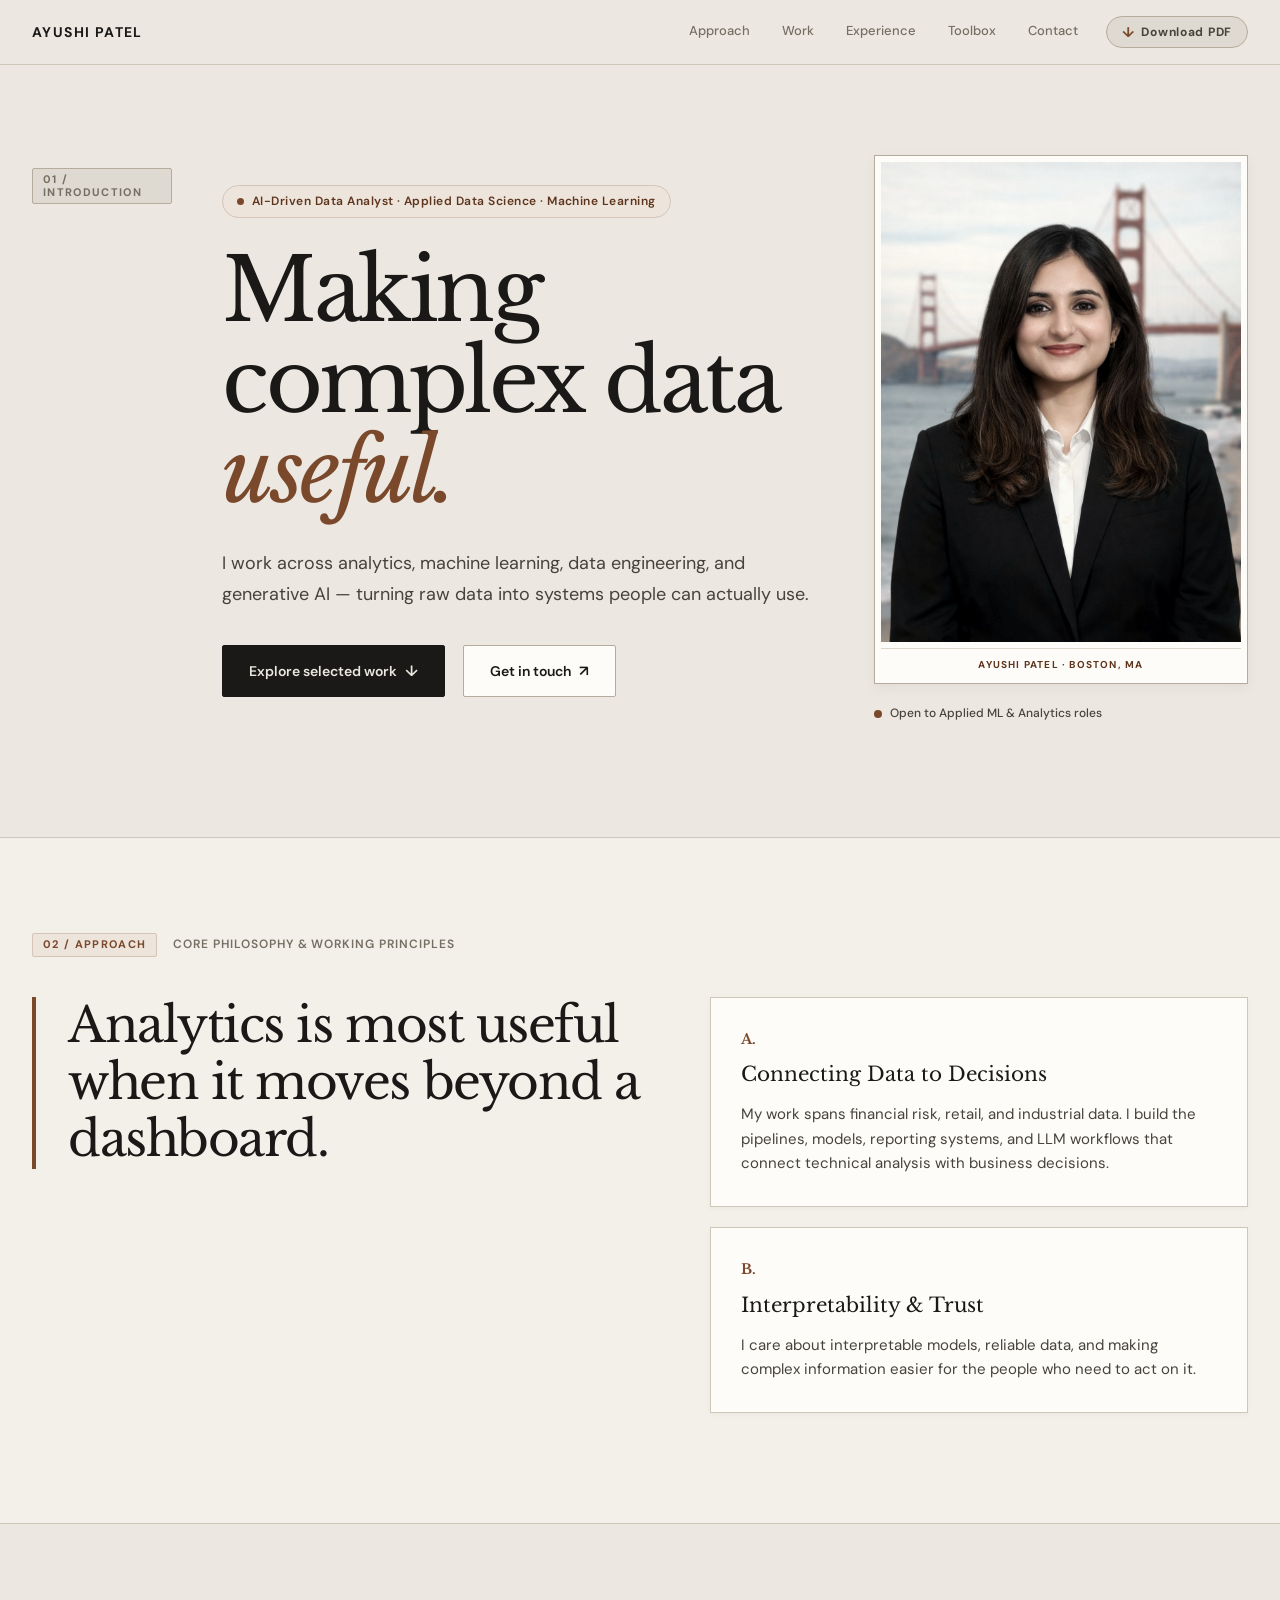
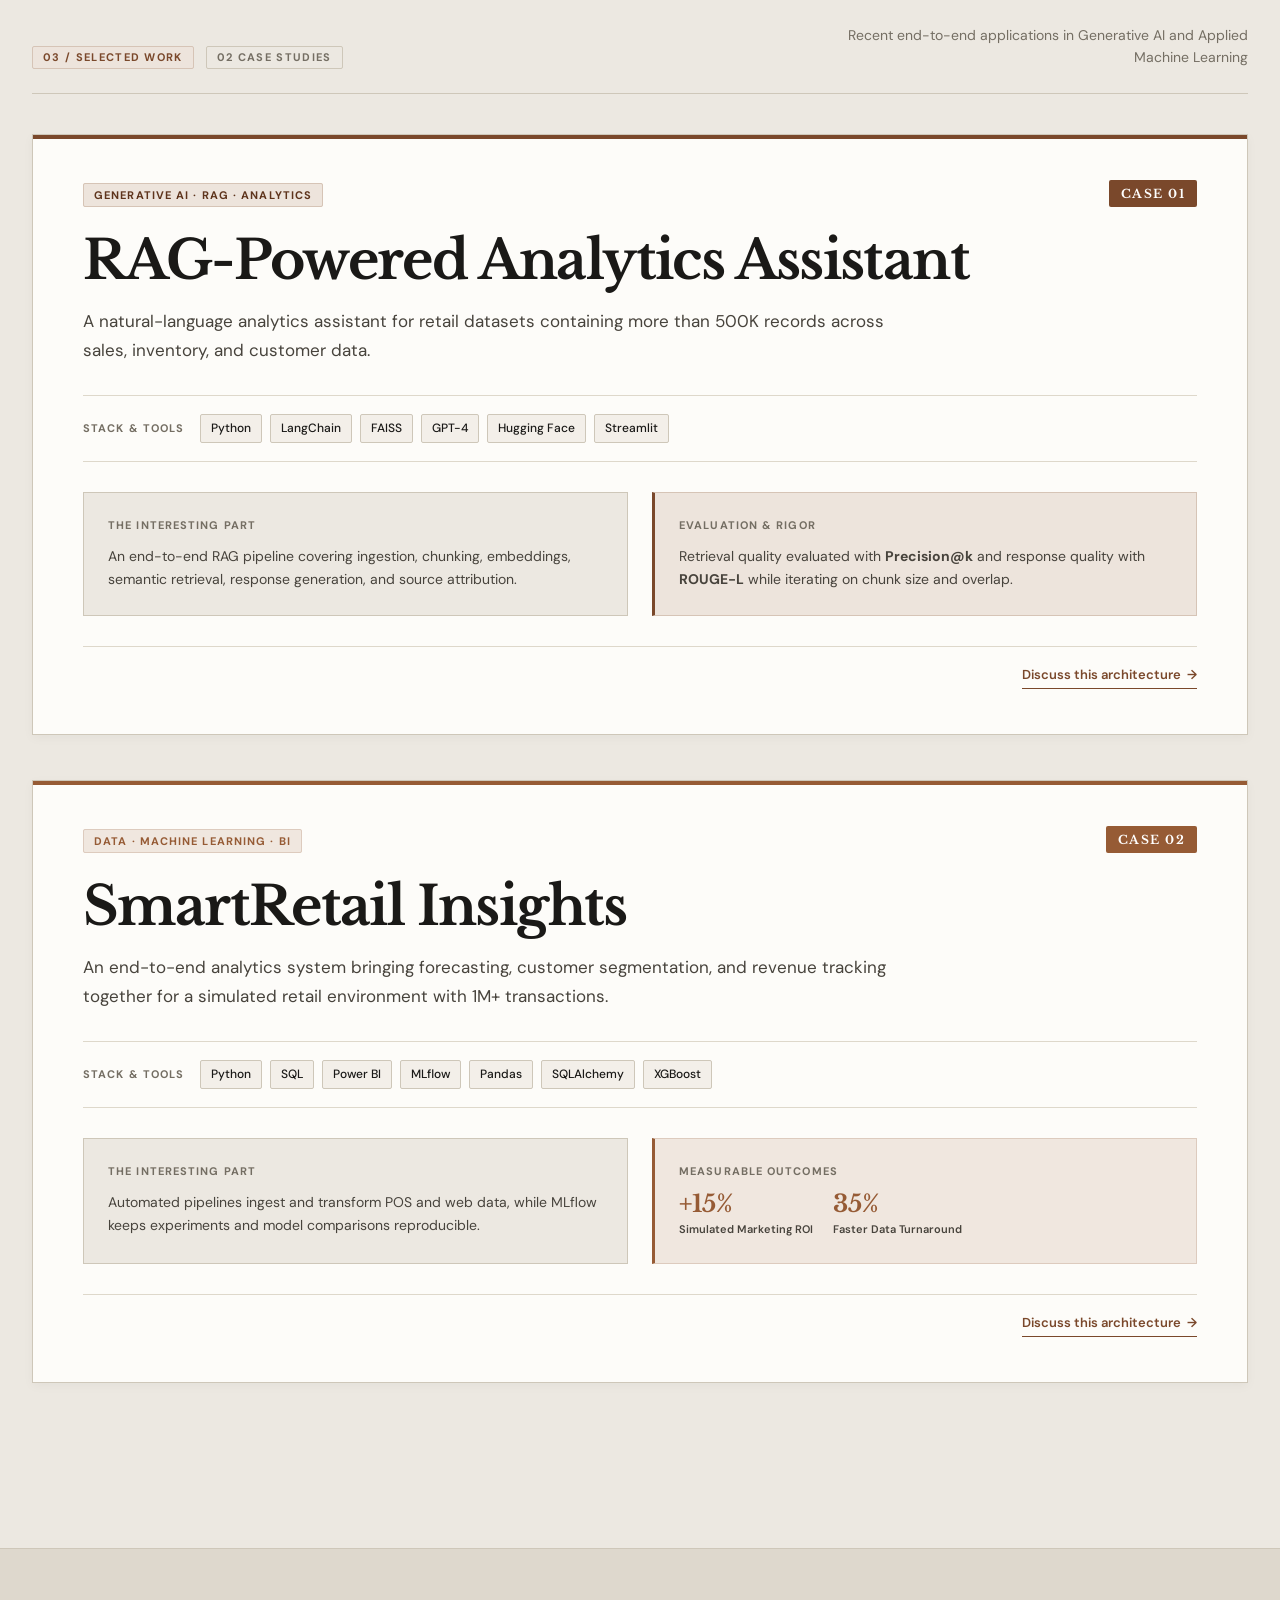
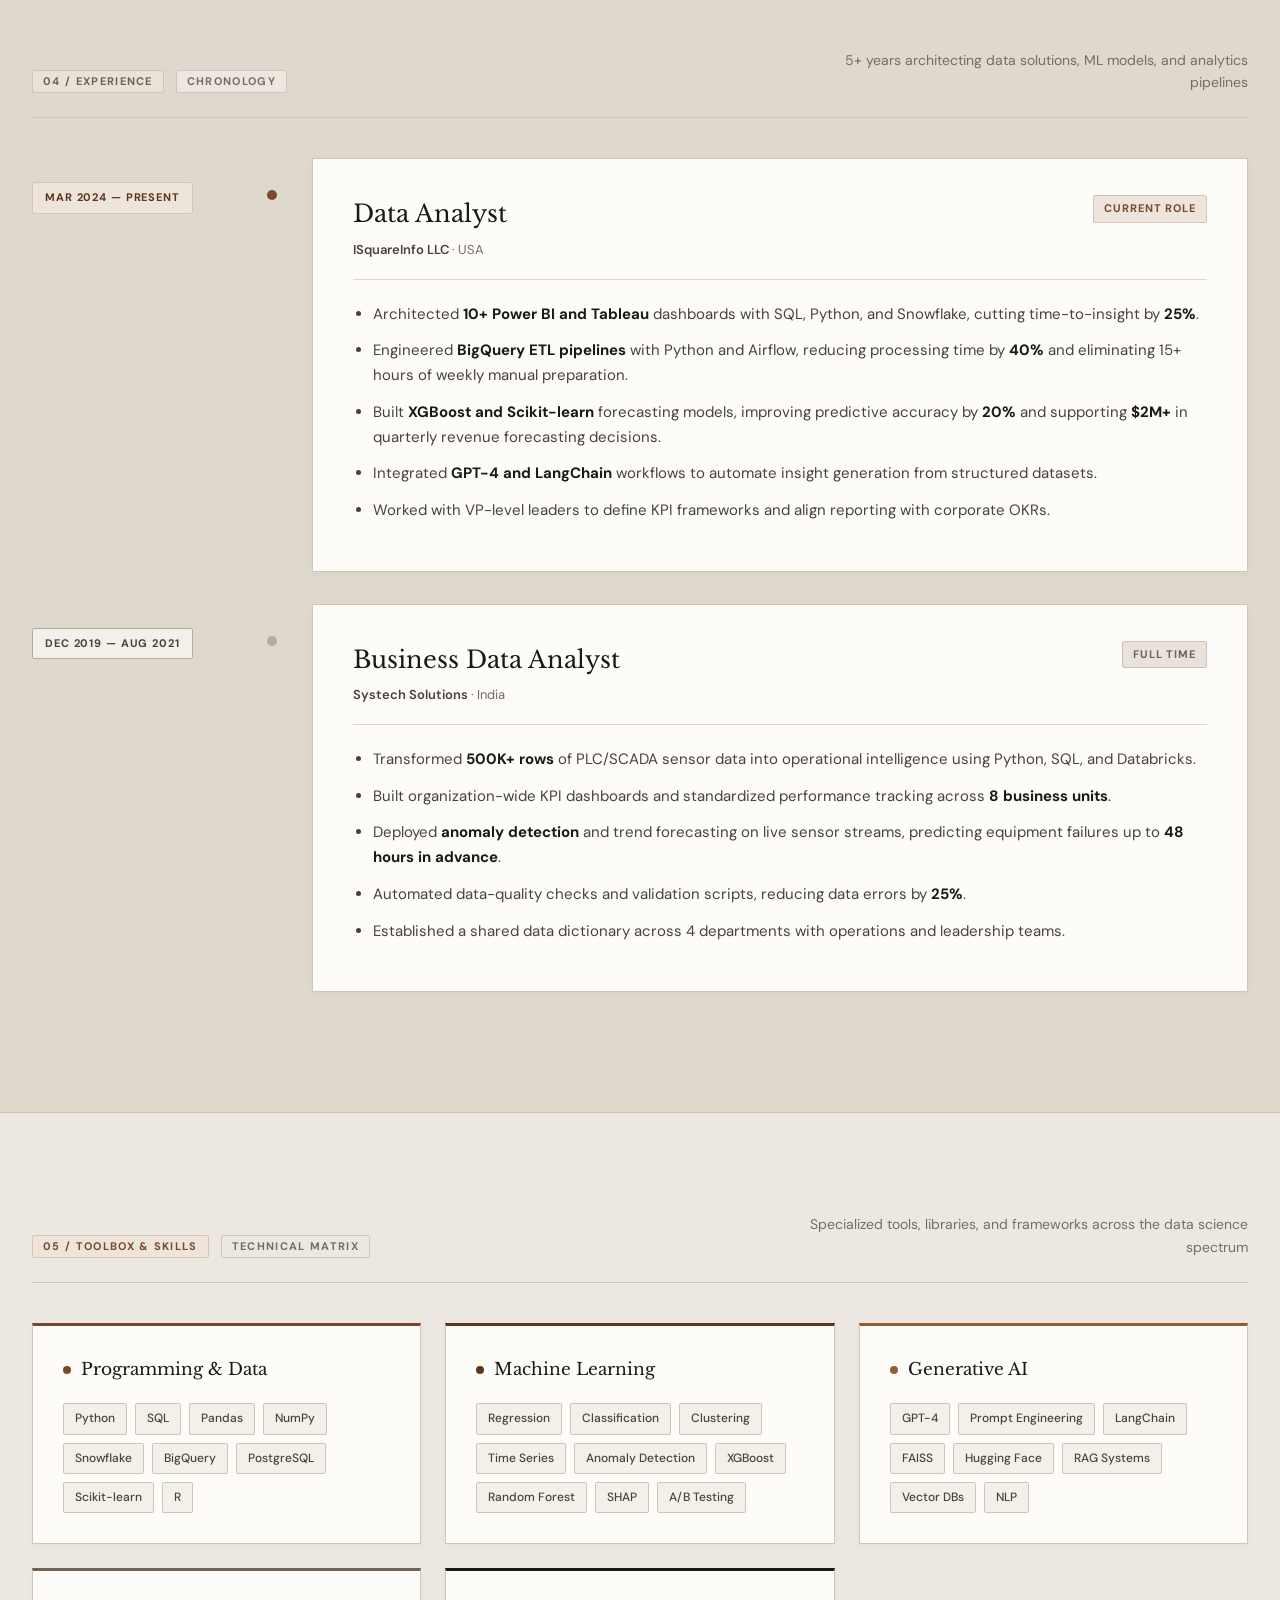
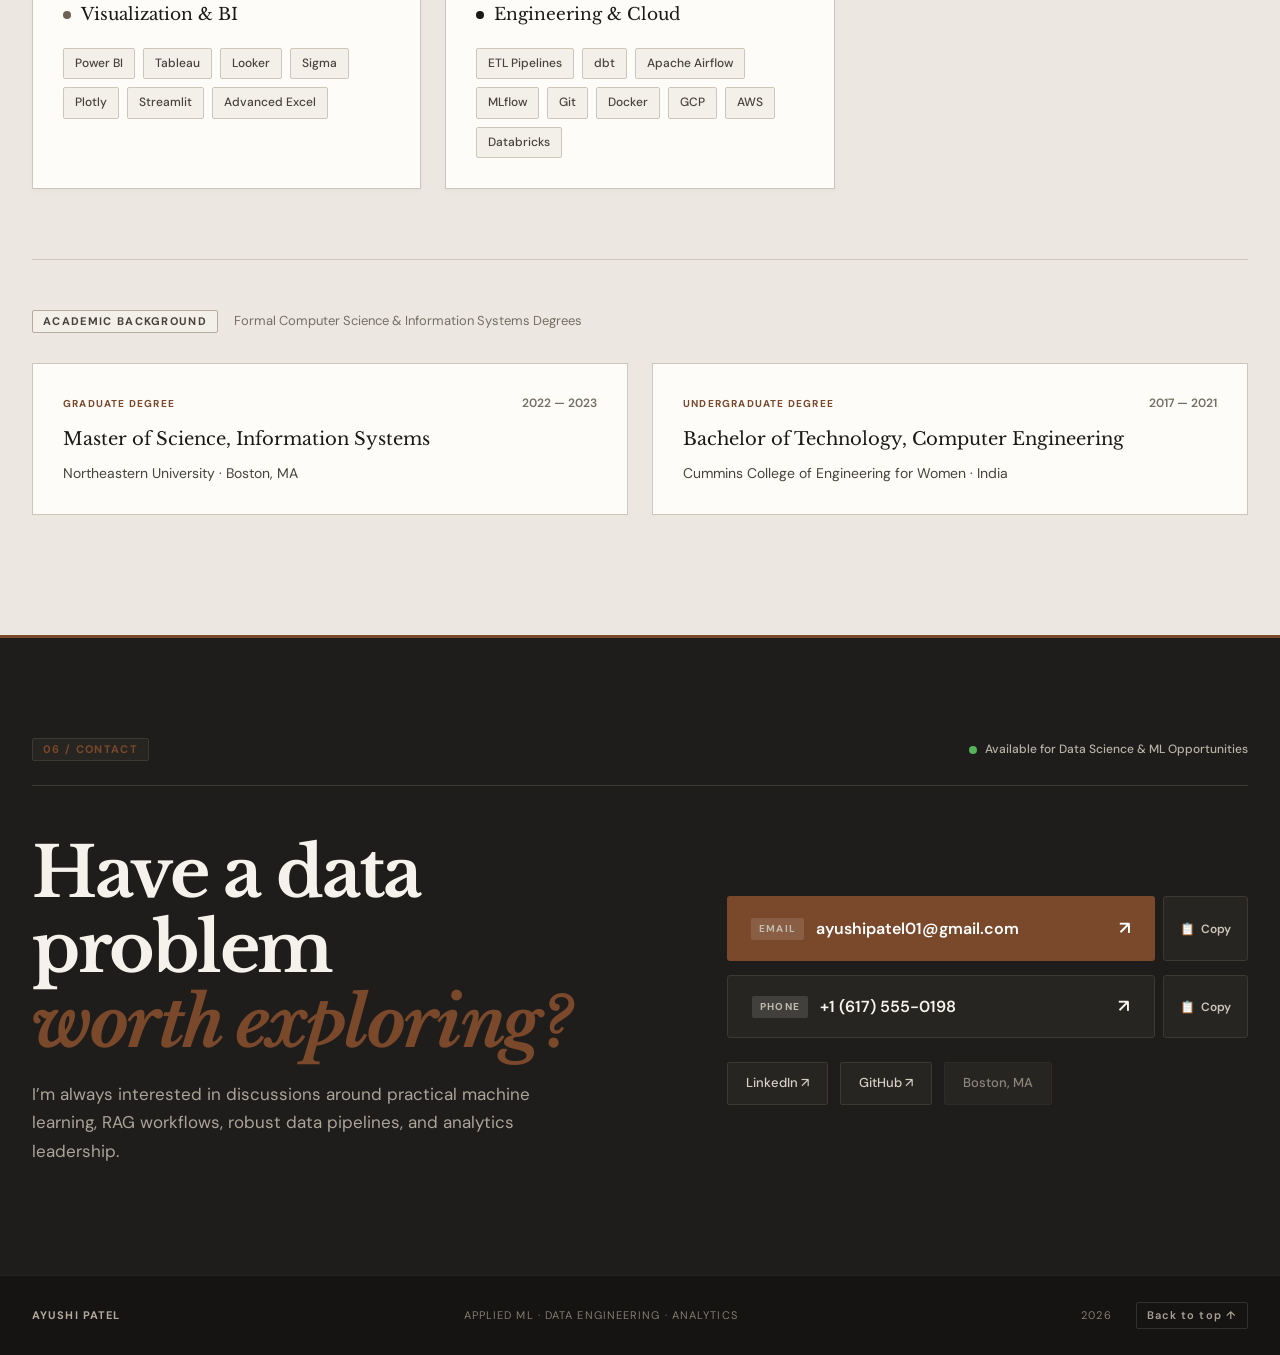
<file: index.html>
<!DOCTYPE html>
<html lang="en">
<head>
  <meta charset="UTF-8">
  <meta name="viewport" content="width=device-width, initial-scale=1.0">
  <meta name="description" content="Ayushi Patel — AI-driven Data Analyst, Applied Data Science and Machine Learning.">
  <title>Ayushi Patel — Data & Applied ML</title>
  <link rel="stylesheet" href="style.css">

</head>
<body>
  <!-- Global Navigation Header -->
  <header class="site-header">
    <a class="wordmark" href="#top" aria-label="Ayushi Patel - Back to top">AYUSHI PATEL</a>
    <div class="header-controls">
      <nav aria-label="Primary navigation">
        <a href="#approach">Approach</a>
        <a href="#work">Work</a>
        <a href="#experience">Experience</a>
        <a href="#about">Toolbox</a>
        <a href="#contact">Contact</a>
      </nav>
      <button id="download-pdf-btn" class="download-pdf-btn" type="button" aria-label="Download Resume as PDF" title="Download Resume as PDF">
        <span class="pdf-icon">↓</span>
        <span class="pdf-label">Download PDF</span>
      </button>
    </div>
  </header>

  <main id="top">
    <!-- 01 / HERO SECTION (WARM STONE GREY CANVAS) -->
    <section id="hero" class="section-hero">
      <div class="hero-inner">
        <div class="hero-index-col">
          <span class="badge badge-index">01 / INTRODUCTION</span>
        </div>

        <div class="hero-copy-col">
          <div class="eyebrow-badge">
            <span class="badge-dot"></span>
            <span>AI-Driven Data Analyst · Applied Data Science · Machine Learning</span>
          </div>
          <h1>Making complex data<br><em>useful.</em></h1>
          <p class="hero-lede">
            I work across analytics, machine learning, data engineering, and generative AI —
            turning raw data into systems people can actually use.
          </p>
          <div class="hero-actions">
            <a class="btn btn-primary" href="#work">Explore selected work <span>↓</span></a>
            <a class="btn btn-secondary" href="mailto:ayushipatel01@gmail.com">Get in touch <span>↗</span></a>
          </div>
        </div>

        <div class="hero-sidebar-col">
          <div class="hero-portrait-frame">
            <img src="hero-image.jpeg" alt="Ayushi Patel working on data analysis" class="hero-image">
            <div class="frame-tag">AYUSHI PATEL · BOSTON, MA</div>
          </div>
          <div class="hero-status">
            <span class="status-indicator"></span>
            <span>Open to Applied ML & Analytics roles</span>
          </div>
        </div>
      </div>
    </section>

    <!-- 02 / APPROACH SECTION (LIMESTONE GREY BAND WITH SADDLE BROWN QUOTE BAR) -->
    <section id="approach" class="section-approach">
      <div class="section-inner">
        <div class="section-badge-bar">
          <span class="badge badge-brown">02 / APPROACH</span>
          <span class="section-caption">Core Philosophy & Working Principles</span>
        </div>

        <div class="approach-grid">
          <div class="approach-quote-col">
            <p class="statement-large">
              Analytics is most useful when it moves beyond a dashboard.
            </p>
          </div>
          <div class="approach-cards-col">
            <div class="editorial-card">
              <span class="card-num">A.</span>
              <h3>Connecting Data to Decisions</h3>
              <p>
                My work spans financial risk, retail, and industrial data. I build the
                pipelines, models, reporting systems, and LLM workflows that connect
                technical analysis with business decisions.
              </p>
            </div>
            <div class="editorial-card">
              <span class="card-num">B.</span>
              <h3>Interpretability & Trust</h3>
              <p>
                I care about interpretable models, reliable data, and making complex
                information easier for the people who need to act on it.
              </p>
            </div>
          </div>
        </div>
      </div>
    </section>

    <!-- 03 / SELECTED WORK SECTION (ARCHITECTURAL CARDS WITH BROWN ACCENTS) -->
    <section id="work" class="section-work">
      <div class="section-inner">
        <div class="section-header-row">
          <div class="header-badge-wrap">
            <span class="badge badge-brown">03 / SELECTED WORK</span>
            <span class="badge badge-counter">02 CASE STUDIES</span>
          </div>
          <p class="section-subtext">Recent end-to-end applications in Generative AI and Applied Machine Learning</p>
        </div>

        <!-- Project 01 -->
        <article class="project-card project-card-genai">
          <div class="card-accent-bar accent-saddle-brown"></div>
          <div class="card-header">
            <div class="card-badge-group">
              <span class="project-tag tag-saddle-brown">GENERATIVE AI · RAG · ANALYTICS</span>
            </div>
            <div class="project-stamp stamp-saddle-brown">CASE 01</div>
          </div>

          <div class="project-title-row">
            <h2>RAG-Powered Analytics Assistant</h2>
            <p class="project-intro">
              A natural-language analytics assistant for retail datasets containing
              more than 500K records across sales, inventory, and customer data.
            </p>
          </div>

          <div class="project-tech-row">
            <span class="tech-row-label">Stack & Tools</span>
            <div class="tech-chips-wrap">
              <span class="tech-chip">Python</span>
              <span class="tech-chip">LangChain</span>
              <span class="tech-chip">FAISS</span>
              <span class="tech-chip">GPT-4</span>
              <span class="tech-chip">Hugging Face</span>
              <span class="tech-chip">Streamlit</span>
            </div>
          </div>

          <div class="project-details-grid">
            <div class="detail-box">
              <span class="detail-box-label">The Interesting Part</span>
              <p>
                An end-to-end RAG pipeline covering ingestion, chunking, embeddings,
                semantic retrieval, response generation, and source attribution.
              </p>
            </div>
            <div class="detail-box highlight-box-brown">
              <span class="detail-box-label">Evaluation & Rigor</span>
              <p>
                Retrieval quality evaluated with <strong>Precision@k</strong> and response quality
                with <strong>ROUGE-L</strong> while iterating on chunk size and overlap.
              </p>
            </div>
          </div>

          <div class="project-footer-row">
            <a class="card-action-btn" href="#contact">Discuss this architecture <span>→</span></a>
          </div>
        </article>

        <!-- Project 02 -->
        <article class="project-card project-card-ml">
          <div class="card-accent-bar accent-amber-brown"></div>
          <div class="card-header">
            <div class="card-badge-group">
              <span class="project-tag tag-amber-brown">DATA · MACHINE LEARNING · BI</span>
            </div>
            <div class="project-stamp stamp-amber-brown">CASE 02</div>
          </div>

          <div class="project-title-row">
            <h2>SmartRetail Insights</h2>
            <p class="project-intro">
              An end-to-end analytics system bringing forecasting, customer
              segmentation, and revenue tracking together for a simulated retail
              environment with 1M+ transactions.
            </p>
          </div>

          <div class="project-tech-row">
            <span class="tech-row-label">Stack & Tools</span>
            <div class="tech-chips-wrap">
              <span class="tech-chip">Python</span>
              <span class="tech-chip">SQL</span>
              <span class="tech-chip">Power BI</span>
              <span class="tech-chip">MLflow</span>
              <span class="tech-chip">Pandas</span>
              <span class="tech-chip">SQLAlchemy</span>
              <span class="tech-chip">XGBoost</span>
            </div>
          </div>

          <div class="project-details-grid">
            <div class="detail-box">
              <span class="detail-box-label">The Interesting Part</span>
              <p>
                Automated pipelines ingest and transform POS and web data, while
                MLflow keeps experiments and model comparisons reproducible.
              </p>
            </div>
            <div class="detail-box highlight-box-amber">
              <span class="detail-box-label">Measurable Outcomes</span>
              <div class="metrics-row">
                <div class="metric-badge">
                  <span class="metric-val">+15%</span>
                  <span class="metric-lbl">Simulated Marketing ROI</span>
                </div>
                <div class="metric-badge">
                  <span class="metric-val">35%</span>
                  <span class="metric-lbl">Faster Data Turnaround</span>
                </div>
              </div>
            </div>
          </div>

          <div class="project-footer-row">
            <a class="card-action-btn" href="#contact">Discuss this architecture <span>→</span></a>
          </div>
        </article>
      </div>
    </section>

    <!-- 04 / EXPERIENCE SECTION (PEBBLE STONE GREY LEDGER & TIMELINE) -->
    <section id="experience" class="section-experience">
      <div class="section-inner">
        <div class="section-header-row">
          <div class="header-badge-wrap">
            <span class="badge badge-taupe">04 / EXPERIENCE</span>
            <span class="badge badge-counter">CHRONOLOGY</span>
          </div>
          <p class="section-subtext">5+ years architecting data solutions, ML models, and analytics pipelines</p>
        </div>

        <div class="timeline-container">
          <!-- Role 01 -->
          <article class="timeline-entry">
            <div class="timeline-meta">
              <span class="timeline-date-chip current-role">MAR 2024 — PRESENT</span>
              <span class="timeline-status-dot"></span>
            </div>
            <div class="timeline-card">
              <div class="role-header">
                <div>
                  <h3>Data Analyst</h3>
                  <div class="company-badge">ISquareInfo LLC <span class="loc-tag">· USA</span></div>
                </div>
                <span class="role-type-pill pill-brown">Current Role</span>
              </div>
              <ul class="role-bullets">
                <li>Architected <strong>10+ Power BI and Tableau</strong> dashboards with SQL, Python, and Snowflake, cutting time-to-insight by <strong>25%</strong>.</li>
                <li>Engineered <strong>BigQuery ETL pipelines</strong> with Python and Airflow, reducing processing time by <strong>40%</strong> and eliminating 15+ hours of weekly manual preparation.</li>
                <li>Built <strong>XGBoost and Scikit-learn</strong> forecasting models, improving predictive accuracy by <strong>20%</strong> and supporting <strong>$2M+</strong> in quarterly revenue forecasting decisions.</li>
                <li>Integrated <strong>GPT-4 and LangChain</strong> workflows to automate insight generation from structured datasets.</li>
                <li>Worked with VP-level leaders to define KPI frameworks and align reporting with corporate OKRs.</li>
              </ul>
            </div>
          </article>

          <!-- Role 02 -->
          <article class="timeline-entry">
            <div class="timeline-meta">
              <span class="timeline-date-chip">DEC 2019 — AUG 2021</span>
              <span class="timeline-status-dot dot-past"></span>
            </div>
            <div class="timeline-card">
              <div class="role-header">
                <div>
                  <h3>Business Data Analyst</h3>
                  <div class="company-badge">Systech Solutions <span class="loc-tag">· India</span></div>
                </div>
                <span class="role-type-pill pill-secondary">Full Time</span>
              </div>
              <ul class="role-bullets">
                <li>Transformed <strong>500K+ rows</strong> of PLC/SCADA sensor data into operational intelligence using Python, SQL, and Databricks.</li>
                <li>Built organization-wide KPI dashboards and standardized performance tracking across <strong>8 business units</strong>.</li>
                <li>Deployed <strong>anomaly detection</strong> and trend forecasting on live sensor streams, predicting equipment failures up to <strong>48 hours in advance</strong>.</li>
                <li>Automated data-quality checks and validation scripts, reducing data errors by <strong>25%</strong>.</li>
                <li>Established a shared data dictionary across 4 departments with operations and leadership teams.</li>
              </ul>
            </div>
          </article>
        </div>
      </div>
    </section>

    <!-- 05 / TOOLBOX & CREDENTIALS SECTION (BROWN & GREY TECHNICAL MATRIX) -->
    <section id="about" class="section-toolbox">
      <div class="section-inner">
        <div class="section-header-row">
          <div class="header-badge-wrap">
            <span class="badge badge-brown">05 / TOOLBOX & SKILLS</span>
            <span class="badge badge-counter">TECHNICAL MATRIX</span>
          </div>
          <p class="section-subtext">Specialized tools, libraries, and frameworks across the data science spectrum</p>
        </div>

        <div class="skills-grid">
          <!-- Card 1: Programming & Data (Saddle Brown) -->
          <div class="skill-card card-saddle-brown">
            <div class="skill-card-top">
              <span class="skill-icon-pip pip-saddle-brown"></span>
              <h4>Programming & Data</h4>
            </div>
            <div class="skill-pills-wrap">
              <span class="skill-pill">Python</span>
              <span class="skill-pill">SQL</span>
              <span class="skill-pill">Pandas</span>
              <span class="skill-pill">NumPy</span>
              <span class="skill-pill">Snowflake</span>
              <span class="skill-pill">BigQuery</span>
              <span class="skill-pill">PostgreSQL</span>
              <span class="skill-pill">Scikit-learn</span>
              <span class="skill-pill">R</span>
            </div>
          </div>

          <!-- Card 2: Machine Learning (Espresso Brown) -->
          <div class="skill-card card-espresso-brown">
            <div class="skill-card-top">
              <span class="skill-icon-pip pip-espresso-brown"></span>
              <h4>Machine Learning</h4>
            </div>
            <div class="skill-pills-wrap">
              <span class="skill-pill">Regression</span>
              <span class="skill-pill">Classification</span>
              <span class="skill-pill">Clustering</span>
              <span class="skill-pill">Time Series</span>
              <span class="skill-pill">Anomaly Detection</span>
              <span class="skill-pill">XGBoost</span>
              <span class="skill-pill">Random Forest</span>
              <span class="skill-pill">SHAP</span>
              <span class="skill-pill">A/B Testing</span>
            </div>
          </div>

          <!-- Card 3: Generative AI (Amber Brown) -->
          <div class="skill-card card-amber-brown">
            <div class="skill-card-top">
              <span class="skill-icon-pip pip-amber-brown"></span>
              <h4>Generative AI</h4>
            </div>
            <div class="skill-pills-wrap">
              <span class="skill-pill">GPT-4</span>
              <span class="skill-pill">Prompt Engineering</span>
              <span class="skill-pill">LangChain</span>
              <span class="skill-pill">FAISS</span>
              <span class="skill-pill">Hugging Face</span>
              <span class="skill-pill">RAG Systems</span>
              <span class="skill-pill">Vector DBs</span>
              <span class="skill-pill">NLP</span>
            </div>
          </div>

          <!-- Card 4: Visualization (Umber Taupe) -->
          <div class="skill-card card-taupe-brown">
            <div class="skill-card-top">
              <span class="skill-icon-pip pip-taupe-brown"></span>
              <h4>Visualization & BI</h4>
            </div>
            <div class="skill-pills-wrap">
              <span class="skill-pill">Power BI</span>
              <span class="skill-pill">Tableau</span>
              <span class="skill-pill">Looker</span>
              <span class="skill-pill">Sigma</span>
              <span class="skill-pill">Plotly</span>
              <span class="skill-pill">Streamlit</span>
              <span class="skill-pill">Advanced Excel</span>
            </div>
          </div>

          <!-- Card 5: Data Engineering & Cloud (Charcoal Slate) -->
          <div class="skill-card card-slate-grey">
            <div class="skill-card-top">
              <span class="skill-icon-pip pip-slate-grey"></span>
              <h4>Engineering & Cloud</h4>
            </div>
            <div class="skill-pills-wrap">
              <span class="skill-pill">ETL Pipelines</span>
              <span class="skill-pill">dbt</span>
              <span class="skill-pill">Apache Airflow</span>
              <span class="skill-pill">MLflow</span>
              <span class="skill-pill">Git</span>
              <span class="skill-pill">Docker</span>
              <span class="skill-pill">GCP</span>
              <span class="skill-pill">AWS</span>
              <span class="skill-pill">Databricks</span>
            </div>
          </div>
        </div>

        <!-- Academic Credentials Sub-block -->
        <div class="education-block">
          <div class="education-header">
            <span class="badge badge-stone">ACADEMIC BACKGROUND</span>
            <p>Formal Computer Science & Information Systems Degrees</p>
          </div>

          <div class="education-grid">
            <div class="degree-card">
              <div class="degree-top">
                <span class="degree-tag">GRADUATE DEGREE</span>
                <span class="degree-dates">2022 — 2023</span>
              </div>
              <h3>Master of Science, Information Systems</h3>
              <p class="university">Northeastern University · Boston, MA</p>
            </div>

            <div class="degree-card">
              <div class="degree-top">
                <span class="degree-tag">UNDERGRADUATE DEGREE</span>
                <span class="degree-dates">2017 — 2021</span>
              </div>
              <h3>Bachelor of Technology, Computer Engineering</h3>
              <p class="university">Cummins College of Engineering for Women · India</p>
            </div>
          </div>
        </div>
      </div>
    </section>

    <!-- 06 / CONTACT SECTION (DEEP CHARCOAL-SLATE FINALE WITH RICH BROWN ACCENTS) -->
    <section id="contact" class="section-contact">
      <div class="section-inner">
        <div class="contact-header-wrap">
          <span class="badge badge-dark">06 / CONTACT</span>
          <span class="contact-status-chip">
            <span class="pulse-dot"></span> Available for Data Science & ML Opportunities
          </span>
        </div>

        <div class="contact-content-grid">
          <div class="contact-title-col">
            <h2>Have a data problem<br><em>worth exploring?</em></h2>
            <p class="contact-subhead">
              I’m always interested in discussions around practical machine learning,
              RAG workflows, robust data pipelines, and analytics leadership.
            </p>
          </div>

          <div class="contact-actions-col">
            <div class="contact-channels">
              <!-- Email Button & Copy Action -->
              <div class="channel-item">
                <a class="contact-cta-btn" href="mailto:ayushipatel01@gmail.com" id="email-link">
                  <span class="channel-label">EMAIL</span>
                  <span class="btn-text">ayushipatel01@gmail.com</span>
                  <span class="btn-icon">↗</span>
                </a>
                <button type="button" class="copy-btn" id="copy-email-btn" data-clipboard="ayushipatel01@gmail.com" title="Copy email address" aria-label="Copy email address to clipboard">
                  <span class="copy-icon">📋</span>
                  <span class="copy-text">Copy</span>
                </button>
              </div>

              <!-- Phone Button & Copy Action -->
              <div class="channel-item">
                <a class="contact-sub-btn" href="tel:+16175550198" id="phone-link">
                  <span class="channel-label">PHONE</span>
                  <span class="btn-text">+1 (617) 555-0198</span>
                  <span class="btn-icon">↗</span>
                </a>
                <button type="button" class="copy-btn" id="copy-phone-btn" data-clipboard="+16175550198" title="Copy phone number" aria-label="Copy phone number to clipboard">
                  <span class="copy-icon">📋</span>
                  <span class="copy-text">Copy</span>
                </button>
              </div>
            </div>

            <div class="contact-social-row">
              <a class="social-chip" href="https://www.linkedin.com" target="_blank" rel="noopener" aria-label="LinkedIn Profile">LinkedIn <span>↗</span></a>
              <a class="social-chip" href="https://github.com" target="_blank" rel="noopener" aria-label="GitHub Profile">GitHub <span>↗</span></a>
              <span class="social-chip chip-location">Boston, MA</span>
            </div>
          </div>
        </div>

        <div class="contact-closing-rule"></div>
      </div>
    </section>
  </main>

  <!-- Global Footer -->
  <footer class="site-footer">
    <div class="footer-inner">
      <span class="footer-wordmark">AYUSHI PATEL</span>
      <span class="footer-tagline">APPLIED ML · DATA ENGINEERING · ANALYTICS</span>
      <div class="footer-actions">
        <span id="year"></span>
        <a class="back-to-top-btn" href="#top" aria-label="Back to top of page">Back to top ↑</a>
      </div>
    </div>
  </footer>

  <!-- Toast Notification for Button Feedback -->
  <div id="toast" class="toast" role="status" aria-live="polite" aria-hidden="true"></div>

  <script src="script.js"></script>
</body>
</html>
</file>
<file: style.css>
@import url('https://fonts.googleapis.com/css2?family=DM+Sans:ital,wght@0,400;0,500;0,600;0,700;1,400&family=Libre+Baskerville:ital,wght@0,400;0,700;1,400&display=swap');

/* ==========================================================================
   COLOR SYSTEM — EDITORIAL GREY WITH BROWN THEME
   Warm architectural stone greys, limestone bands, alabaster cards,
   paired with rich saddle brown, deep espresso, and warm cognac accents.
   ========================================================================== */
:root {
  /* Architectural Stone Grey Canvas */
  --grey-canvas: #ece8e1;       /* Primary warm stone grey background */
  --grey-limestone: #f3efe9;    /* Section 02 limestone tone */
  --grey-pebble: #ded8cd;       /* Section 04 pebble stone ledger tone */
  --grey-card: #fdfcf9;         /* Pure alabaster chalk white for elevated cards */
  --grey-chip: #dedad1;         /* Pill and chip soft grey background */

  /* Deep Carbon Slate & Inks */
  --grey-dark: #1e1d1b;         /* Dark carbon slate (Contact section) */
  --grey-darker: #151413;       /* Obsidian carbon (Footer) */
  --grey-surface-dark: #272522; /* Dark section card surface */
  --grey-border-dark: #3c3933;  /* Dark section stone border */

  /* Typography Inks */
  --ink: #1a1917;               /* Primary deep carbon near-black */
  --ink-secondary: #47433c;     /* Warm charcoal secondary body text */
  --ink-muted: #746e63;         /* Warm stone grey metadata & captions */

  /* Hairline Stone Rules & Borders */
  --line: #cec7b9;              /* Natural stone dividing rule */
  --line-subtle: #ded8cb;       /* Fainter stone border */
  --line-strong: #b5ac9d;       /* Emphasized stone line */

  /* Rich Brown Accents */
  --brown-primary: #7a482b;     /* Rich Saddle / Chestnut Brown */
  --brown-deep: #5e341c;        /* Dark Espresso Brown */
  --brown-amber: #965b35;       /* Warm Amber / Cognac Brown */
  --brown-taupe: #6e6155;       /* Muted Umber Taupe Brown */
  --brown-warm: #8a5738;        /* Warm Sienna Brown */

  /* Brown & Grey Tints — LIGHT BACKGROUNDS for pills, badges & highlights */
  --tint-brown-bg: #ede4dc;     /* Warm cream brown pill background */
  --tint-brown-border: #d6c4b6; /* Warm brown pill border */
  --tint-amber-bg: #f0e7df;     /* Soft amber pill background */
  --tint-amber-border: #ddcbbe; /* Amber pill border */
  --tint-taupe-bg: #e8e2db;     /* Muted taupe pill background */
  --tint-taupe-border: #cdc4ba; /* Taupe pill border */
  --tint-grey-bg: #e4dfd6;      /* Stone grey pill background */
  --tint-grey-border: #c8c2b5;  /* Stone grey pill border */

  /* Layout Width */
  --max: 1240px;
}

* {
  box-sizing: border-box;
}

html {
  scroll-behavior: smooth;
  background-color: var(--grey-canvas);
}

body {
  margin: 0;
  background-color: var(--grey-canvas);
  color: var(--ink);
  font-family: "DM Sans", -apple-system, BlinkMacSystemFont, "Segoe UI", sans-serif;
  font-size: 16px;
  line-height: 1.6;
  -webkit-font-smoothing: antialiased;
  -moz-osx-font-smoothing: grayscale;
}

/* Ensure all anchor targets account for the sticky header offset */
section[id] {
  scroll-margin-top: 85px;
}

/* Archival Text Selection */
::selection {
  background: var(--brown-primary);
  color: #ffffff;
}

a {
  color: inherit;
  text-decoration: none;
}

/* ==========================================================================
   GLOBAL HEADER & NAVIGATION
   ========================================================================== */
.site-header {
  position: sticky;
  top: 0;
  z-index: 100;
  background-color: rgba(236, 232, 225, 0.96);
  backdrop-filter: blur(12px);
  -webkit-backdrop-filter: blur(12px);
  border-bottom: 1px solid var(--line);
  padding: 16px 0;
  display: flex;
  justify-content: space-between;
  align-items: center;
  padding-left: max(32px, calc((100% - var(--max)) / 2));
  padding-right: max(32px, calc((100% - var(--max)) / 2));
}

.wordmark {
  font-size: 14px;
  font-weight: 700;
  letter-spacing: .1em;
  color: var(--ink);
  cursor: pointer;
  transition: color .2s ease;
}

.wordmark:hover {
  color: var(--brown-primary);
}

.header-controls {
  display: flex;
  align-items: center;
  gap: 28px;
}

nav {
  display: flex;
  gap: 32px;
}

nav a {
  font-size: 13px;
  font-weight: 500;
  color: var(--ink-muted);
  text-decoration: none;
  padding: 4px 0;
  border-bottom: 2px solid transparent;
  transition: color .15s ease, border-color .15s ease;
  cursor: pointer;
}

nav a:hover {
  color: var(--ink);
}

nav a[aria-current="page"] {
  color: var(--ink);
  border-bottom-color: var(--brown-primary);
  font-weight: 600;
}

/* Download PDF Button */
.download-pdf-btn {
  display: inline-flex;
  align-items: center;
  gap: 7px;
  background-color: var(--grey-chip);
  border: 1px solid var(--line-strong);
  color: var(--ink-secondary);
  font-family: inherit;
  font-size: 12px;
  font-weight: 700;
  letter-spacing: .06em;
  padding: 7px 15px;
  border-radius: 20px;
  cursor: pointer;
  transition: all .2s ease;
  user-select: none;
  white-space: nowrap;
}

.download-pdf-btn:hover {
  background-color: var(--brown-primary);
  border-color: var(--brown-primary);
  color: #ffffff;
  transform: translateY(-1px);
  box-shadow: 0 4px 12px rgba(122, 72, 43, 0.25);
}

.pdf-icon {
  font-size: 14px;
  font-weight: 700;
  line-height: 1;
  color: var(--brown-primary);
  transition: transform .35s cubic-bezier(0.34, 1.56, 0.64, 1), color .2s ease;
  display: inline-block;
}

.download-pdf-btn:hover .pdf-icon {
  color: #ffffff;
  transform: translateY(3px);
}

.pdf-label {
  transition: color .2s ease;
}

/* ==========================================================================
   REUSABLE BADGES & SECTION HEADERS
   ========================================================================== */
.badge {
  display: inline-flex;
  align-items: center;
  gap: 6px;
  font-size: 11px;
  font-weight: 700;
  letter-spacing: .12em;
  text-transform: uppercase;
  padding: 4px 10px;
  border-radius: 2px;
  line-height: 1.2;
}

.badge-index {
  background: var(--grey-chip);
  color: var(--ink-muted);
  border: 1px solid var(--line-strong);
}

.badge-brown {
  background: var(--tint-brown-bg);
  color: var(--brown-primary);
  border: 1px solid var(--tint-brown-border);
}

.badge-taupe {
  background: var(--tint-taupe-bg);
  color: var(--brown-taupe);
  border: 1px solid var(--tint-taupe-border);
}

.badge-counter {
  background: var(--grey-canvas);
  color: var(--ink-muted);
  border: 1px solid var(--line);
}

.badge-stone {
  background: var(--grey-limestone);
  color: var(--ink-secondary);
  border: 1px solid var(--line-strong);
}

.section-inner {
  width: min(var(--max), calc(100% - 64px));
  margin: 0 auto;
}

.section-header-row {
  display: flex;
  justify-content: space-between;
  align-items: flex-end;
  padding-bottom: 24px;
  margin-bottom: 40px;
  border-bottom: 1px solid var(--line);
}

.header-badge-wrap {
  display: flex;
  gap: 12px;
  align-items: center;
}

.section-subtext {
  margin: 0;
  font-size: 14px;
  color: var(--ink-muted);
  max-width: 440px;
  text-align: right;
}

/* ==========================================================================
   01 / HERO SECTION (WARM STONE GREY)
   ========================================================================== */
.section-hero {
  padding: 90px 0 110px;
  background-color: var(--grey-canvas);
}

.hero-inner {
  width: min(var(--max), calc(100% - 64px));
  margin: 0 auto;
  display: grid;
  grid-template-columns: 140px minmax(480px, 1.85fr) minmax(240px, 1.15fr);
  align-items: center;
  gap: 50px;
}

.hero-index-col {
  align-self: start;
  padding-top: 10px;
}

.eyebrow-badge {
  display: inline-flex;
  align-items: center;
  gap: 8px;
  background: var(--tint-brown-bg);
  border: 1px solid var(--tint-brown-border);
  color: var(--brown-deep);
  font-size: 12px;
  font-weight: 600;
  letter-spacing: .04em;
  padding: 6px 14px;
  border-radius: 20px;
  margin-bottom: 28px;
}

.badge-dot {
  width: 7px;
  height: 7px;
  border-radius: 50%;
  background-color: var(--brown-primary);
}

h1 {
  font-family: "Libre Baskerville", Georgia, serif;
  font-weight: 400;
  font-size: clamp(52px, 6.8vw, 92px);
  line-height: 1.04;
  letter-spacing: -.04em;
  margin: 0;
  color: var(--ink);
}

h1 em {
  font-style: italic;
  color: var(--brown-primary);
}

.hero-lede {
  max-width: 610px;
  margin: 30px 0 36px;
  font-size: 18px;
  line-height: 1.7;
  color: var(--ink-secondary);
}

.hero-actions {
  display: flex;
  gap: 18px;
  flex-wrap: wrap;
}

.btn {
  display: inline-flex;
  align-items: center;
  gap: 8px;
  font-size: 14px;
  font-weight: 600;
  padding: 13px 26px;
  border-radius: 2px;
  transition: all .15s ease;
  cursor: pointer;
  text-decoration: none;
}

.btn-primary {
  background-color: var(--ink);
  color: var(--grey-canvas);
  border: 1px solid var(--ink);
}

.btn-primary:hover {
  background-color: var(--brown-primary);
  border-color: var(--brown-primary);
  color: #ffffff;
}

.btn-secondary {
  background-color: var(--grey-card);
  color: var(--ink);
  border: 1px solid var(--line-strong);
}

.btn-secondary:hover {
  background-color: var(--grey-canvas);
  border-color: var(--brown-primary);
  color: var(--brown-primary);
}

.btn span {
  font-size: 15px;
  transition: transform .15s ease;
}

.hero-sidebar-col {
  display: flex;
  flex-direction: column;
  gap: 16px;
}

.hero-portrait-frame {
  border: 1px solid var(--line-strong);
  background: var(--grey-card);
  padding: 6px;
  box-shadow: 0 4px 12px rgba(25, 24, 22, 0.05);
}

.hero-image {
  display: block;
  width: 100%;
  height: auto;
  aspect-ratio: 3 / 4;
  object-fit: cover;
  object-position: center 20%;
  filter: grayscale(20%) sepia(10%) contrast(1.03) brightness(0.98);
}

.frame-tag {
  padding: 8px 4px 4px;
  font-size: 10px;
  font-weight: 700;
  letter-spacing: .12em;
  color: var(--brown-deep);
  text-align: center;
  border-top: 1px solid var(--line-subtle);
  margin-top: 6px;
}

.hero-status {
  display: inline-flex;
  align-items: center;
  gap: 8px;
  font-size: 12px;
  font-weight: 500;
  color: var(--ink-secondary);
  padding: 4px 0;
}

.status-indicator {
  width: 8px;
  height: 8px;
  border-radius: 50%;
  background-color: var(--brown-primary);
}

/* ==========================================================================
   02 / APPROACH SECTION (LIMESTONE GREY BAND WITH SADDLE BROWN QUOTE BAR)
   ========================================================================== */
.section-approach {
  background-color: var(--grey-limestone);
  border-top: 1px solid var(--line);
  border-bottom: 1px solid var(--line);
  padding: 95px 0 110px;
}

.section-badge-bar {
  display: flex;
  align-items: center;
  gap: 16px;
  margin-bottom: 40px;
}

.section-caption {
  font-size: 12px;
  font-weight: 600;
  letter-spacing: .08em;
  text-transform: uppercase;
  color: var(--ink-muted);
}

.approach-grid {
  display: grid;
  grid-template-columns: 1.15fr 1fr;
  gap: 60px;
  align-items: start;
}

.approach-quote-col {
  border-left: 4px solid var(--brown-primary);
  padding-left: 32px;
}

.statement-large {
  font-family: "Libre Baskerville", Georgia, serif;
  font-size: clamp(32px, 3.8vw, 54px);
  line-height: 1.18;
  letter-spacing: -.03em;
  color: var(--ink);
  margin: 0;
}

.approach-cards-col {
  display: flex;
  flex-direction: column;
  gap: 20px;
}

.editorial-card {
  background-color: var(--grey-card);
  border: 1px solid var(--line);
  padding: 30px;
  position: relative;
  box-shadow: 0 2px 6px rgba(25, 24, 22, 0.03);
}

.card-num {
  font-family: "Libre Baskerville", Georgia, serif;
  font-size: 14px;
  font-weight: 700;
  color: var(--brown-primary);
  display: block;
  margin-bottom: 8px;
}

.editorial-card h3 {
  font-family: "Libre Baskerville", Georgia, serif;
  font-size: 20px;
  font-weight: 400;
  margin: 0 0 12px;
  color: var(--ink);
}

.editorial-card p {
  margin: 0;
  font-size: 15px;
  line-height: 1.65;
  color: var(--ink-secondary);
}

/* ==========================================================================
   03 / SELECTED WORK (ALABASTER CARDS WITH BROWN ACCENTS)
   ========================================================================== */
.section-work {
  background-color: var(--grey-canvas);
  padding: 100px 0 120px;
}

.project-card {
  background-color: var(--grey-card);
  border: 1px solid var(--line);
  padding: 45px 50px 45px;
  margin-bottom: 45px;
  position: relative;
  box-shadow: 0 3px 10px rgba(25, 24, 22, 0.04);
  transition: transform .2s ease, box-shadow .2s ease;
}

.project-card:hover {
  transform: translateY(-2px);
  box-shadow: 0 6px 18px rgba(25, 24, 22, 0.07);
}

/* Top Accent Stripe */
.card-accent-bar {
  position: absolute;
  top: 0;
  left: 0;
  right: 0;
  height: 4px;
}

.accent-saddle-brown {
  background-color: var(--brown-primary);
}

.accent-amber-brown {
  background-color: var(--brown-amber);
}

.card-header {
  display: flex;
  justify-content: space-between;
  align-items: center;
  margin-bottom: 24px;
}

.project-tag {
  font-size: 11px;
  font-weight: 700;
  letter-spacing: .1em;
  text-transform: uppercase;
  padding: 4px 10px;
  border-radius: 2px;
}

.tag-saddle-brown {
  background-color: var(--tint-brown-bg);
  color: var(--brown-deep);
  border: 1px solid var(--tint-brown-border);
}

.tag-amber-brown {
  background-color: var(--tint-amber-bg);
  color: var(--brown-amber);
  border: 1px solid var(--tint-amber-border);
}

.project-stamp {
  font-family: "Libre Baskerville", Georgia, serif;
  font-size: 12px;
  font-weight: 700;
  letter-spacing: .12em;
  padding: 4px 12px;
  border-radius: 2px;
}

.stamp-saddle-brown {
  background-color: var(--brown-primary);
  color: #ffffff;
}

.stamp-amber-brown {
  background-color: var(--brown-amber);
  color: #ffffff;
}

.project-title-row {
  margin-bottom: 30px;
}

.project-title-row h2 {
  font-family: "Libre Baskerville", Georgia, serif;
  font-size: clamp(34px, 4.2vw, 54px);
  line-height: 1.12;
  letter-spacing: -.03em;
  margin: 0 0 16px;
  color: var(--ink);
}

.project-intro {
  max-width: 820px;
  font-size: 17px;
  line-height: 1.7;
  color: var(--ink-secondary);
  margin: 0;
}

.project-tech-row {
  display: flex;
  align-items: center;
  gap: 16px;
  padding: 18px 0;
  border-top: 1px solid var(--line-subtle);
  border-bottom: 1px solid var(--line-subtle);
  margin-bottom: 30px;
  flex-wrap: wrap;
}

.tech-row-label {
  font-size: 11px;
  font-weight: 700;
  letter-spacing: .1em;
  text-transform: uppercase;
  color: var(--ink-muted);
}

.tech-chips-wrap {
  display: flex;
  gap: 8px;
  flex-wrap: wrap;
}

.tech-chip {
  background-color: var(--grey-limestone);
  border: 1px solid var(--line);
  color: var(--ink);
  font-size: 12px;
  font-weight: 500;
  padding: 4px 10px;
  border-radius: 2px;
}

.project-details-grid {
  display: grid;
  grid-template-columns: 1fr 1fr;
  gap: 24px;
  margin-bottom: 30px;
}

.detail-box {
  background-color: var(--grey-canvas);
  border: 1px solid var(--line);
  padding: 24px;
}

.detail-box-label {
  display: block;
  font-size: 11px;
  font-weight: 700;
  letter-spacing: .1em;
  text-transform: uppercase;
  color: var(--ink-muted);
  margin-bottom: 10px;
}

.detail-box p {
  margin: 0;
  font-size: 14px;
  line-height: 1.65;
  color: var(--ink-secondary);
}

.highlight-box-brown {
  background-color: var(--tint-brown-bg);
  border-color: var(--tint-brown-border);
  border-left: 3px solid var(--brown-primary);
}

.highlight-box-amber {
  background-color: var(--tint-amber-bg);
  border-color: var(--tint-amber-border);
  border-left: 3px solid var(--brown-amber);
}

.metrics-row {
  display: flex;
  gap: 20px;
  margin-top: 8px;
}

.metric-badge {
  display: flex;
  flex-direction: column;
}

.metric-val {
  font-family: "Libre Baskerville", Georgia, serif;
  font-size: 24px;
  font-weight: 700;
  color: var(--brown-amber);
  line-height: 1.1;
}

.metric-lbl {
  font-size: 11px;
  font-weight: 600;
  color: var(--ink-secondary);
  margin-top: 4px;
}

.project-footer-row {
  display: flex;
  justify-content: flex-end;
  padding-top: 18px;
  border-top: 1px solid var(--line-subtle);
}

.card-action-btn {
  display: inline-flex;
  align-items: center;
  gap: 6px;
  font-size: 13px;
  font-weight: 600;
  color: var(--brown-primary);
  border-bottom: 1px solid var(--brown-primary);
  padding-bottom: 2px;
  transition: all .15s ease;
  cursor: pointer;
}

.card-action-btn:hover {
  color: var(--brown-deep);
  border-bottom-color: var(--brown-deep);
}

.card-action-btn span {
  transition: transform .15s ease;
}

.card-action-btn:hover span {
  transform: translateX(3px);
}

/* ==========================================================================
   04 / EXPERIENCE (PEBBLE STONE GREY LEDGER & TIMELINE)
   ========================================================================== */
.section-experience {
  background-color: var(--grey-pebble);
  border-top: 1px solid var(--line);
  border-bottom: 1px solid var(--line);
  padding: 100px 0 120px;
}

.timeline-container {
  display: flex;
  flex-direction: column;
  gap: 32px;
}

.timeline-entry {
  display: grid;
  grid-template-columns: 240px 1fr;
  gap: 40px;
  position: relative;
}

.timeline-meta {
  display: flex;
  align-items: flex-start;
  justify-content: space-between;
  padding-top: 24px;
}

.timeline-date-chip {
  display: inline-block;
  font-size: 11px;
  font-weight: 700;
  letter-spacing: .08em;
  padding: 6px 12px;
  border-radius: 2px;
  background-color: var(--grey-limestone);
  color: var(--ink-secondary);
  border: 1px solid var(--line-strong);
}

.timeline-date-chip.current-role {
  background-color: var(--tint-brown-bg);
  color: var(--brown-deep);
  border-color: var(--tint-brown-border);
}

.timeline-status-dot {
  width: 10px;
  height: 10px;
  border-radius: 50%;
  background-color: var(--brown-primary);
  margin-top: 8px;
  margin-right: -5px;
}

.timeline-status-dot.dot-past {
  background-color: var(--line-strong);
}

.timeline-card {
  background-color: var(--grey-card);
  border: 1px solid var(--line);
  padding: 36px 40px;
  box-shadow: 0 2px 6px rgba(25, 24, 22, 0.03);
}

.role-header {
  display: flex;
  justify-content: space-between;
  align-items: flex-start;
  margin-bottom: 22px;
  padding-bottom: 18px;
  border-bottom: 1px solid var(--line-subtle);
}

.role-header h3 {
  font-family: "Libre Baskerville", Georgia, serif;
  font-size: 24px;
  font-weight: 400;
  margin: 0 0 6px;
  color: var(--ink);
}

.company-badge {
  font-size: 13px;
  font-weight: 600;
  color: var(--ink-secondary);
}

.company-badge .loc-tag {
  color: var(--ink-muted);
  font-weight: 400;
}

.role-type-pill {
  font-size: 11px;
  font-weight: 700;
  letter-spacing: .08em;
  text-transform: uppercase;
  padding: 4px 10px;
  border-radius: 2px;
}

.role-type-pill.pill-brown {
  background-color: var(--tint-brown-bg);
  color: var(--brown-primary);
  border: 1px solid var(--tint-brown-border);
}

.role-type-pill.pill-secondary {
  background-color: var(--tint-taupe-bg);
  color: var(--brown-taupe);
  border: 1px solid var(--tint-taupe-border);
}

.role-bullets {
  margin: 0;
  padding-left: 20px;
  color: var(--ink-secondary);
}

.role-bullets li {
  margin-bottom: 12px;
  line-height: 1.65;
  font-size: 15px;
}

.role-bullets li strong {
  color: var(--ink);
}

/* ==========================================================================
   05 / TOOLBOX & CREDENTIALS (BROWN & GREY TECHNICAL MATRIX)
   ========================================================================== */
.section-toolbox {
  background-color: var(--grey-canvas);
  padding: 100px 0 120px;
}

.skills-grid {
  display: grid;
  grid-template-columns: repeat(3, 1fr);
  gap: 24px;
  margin-bottom: 70px;
}

.skill-card {
  background-color: var(--grey-card);
  border: 1px solid var(--line);
  padding: 30px;
  position: relative;
  box-shadow: 0 2px 6px rgba(25, 24, 22, 0.03);
  transition: transform .15s ease, border-color .15s ease;
}

.skill-card:hover {
  transform: translateY(-2px);
  border-color: var(--line-strong);
}

/* Color Accent Top Borders for Each Category */
.skill-card.card-saddle-brown {
  border-top: 3px solid var(--brown-primary);
}

.skill-card.card-espresso-brown {
  border-top: 3px solid var(--brown-deep);
}

.skill-card.card-amber-brown {
  border-top: 3px solid var(--brown-amber);
}

.skill-card.card-taupe-brown {
  border-top: 3px solid var(--brown-taupe);
}

.skill-card.card-slate-grey {
  border-top: 3px solid var(--ink);
}

.skill-card-top {
  display: flex;
  align-items: center;
  gap: 10px;
  margin-bottom: 20px;
}

.skill-icon-pip {
  width: 8px;
  height: 8px;
  border-radius: 50%;
}

.pip-saddle-brown {
  background-color: var(--brown-primary);
}

.pip-espresso-brown {
  background-color: var(--brown-deep);
}

.pip-amber-brown {
  background-color: var(--brown-amber);
}

.pip-taupe-brown {
  background-color: var(--brown-taupe);
}

.pip-slate-grey {
  background-color: var(--ink);
}

.skill-card h4 {
  font-family: "Libre Baskerville", Georgia, serif;
  font-size: 17px;
  font-weight: 400;
  margin: 0;
  color: var(--ink);
}

.skill-pills-wrap {
  display: flex;
  flex-wrap: wrap;
  gap: 8px;
}

.skill-pill {
  background-color: var(--grey-limestone);
  border: 1px solid var(--line);
  color: var(--ink-secondary);
  font-size: 12px;
  font-weight: 500;
  padding: 5px 11px;
  border-radius: 2px;
  transition: all .15s ease;
}

.skill-pill:hover {
  background-color: var(--brown-primary);
  color: #ffffff;
  border-color: var(--brown-primary);
}

/* Education Sub-block */
.education-block {
  border-top: 1px solid var(--line);
  padding-top: 50px;
}

.education-header {
  display: flex;
  align-items: center;
  gap: 16px;
  margin-bottom: 30px;
}

.education-header p {
  margin: 0;
  font-size: 13px;
  color: var(--ink-muted);
}

.education-grid {
  display: grid;
  grid-template-columns: 1fr 1fr;
  gap: 24px;
}

.degree-card {
  background-color: var(--grey-card);
  border: 1px solid var(--line);
  padding: 30px;
}

.degree-top {
  display: flex;
  justify-content: space-between;
  align-items: center;
  margin-bottom: 12px;
}

.degree-tag {
  font-size: 10px;
  font-weight: 700;
  letter-spacing: .12em;
  text-transform: uppercase;
  color: var(--brown-primary);
}

.degree-dates {
  font-size: 12px;
  font-weight: 600;
  color: var(--ink-muted);
}

.degree-card h3 {
  font-family: "Libre Baskerville", Georgia, serif;
  font-size: 18px;
  font-weight: 400;
  margin: 0 0 8px;
  color: var(--ink);
}

.degree-card .university {
  margin: 0;
  font-size: 14px;
  color: var(--ink-secondary);
}

/* ==========================================================================
   06 / CONTACT SECTION (DEEP CHARCOAL SLATE FINALE WITH SADDLE BROWN ACCENTS)
   ========================================================================== */
.section-contact {
  background-color: var(--grey-dark);
  border-top: 3px solid var(--brown-primary);
  color: #ece8e1;
  padding: 100px 0 110px;
}

.contact-header-wrap {
  display: flex;
  justify-content: space-between;
  align-items: center;
  margin-bottom: 50px;
  padding-bottom: 24px;
  border-bottom: 1px solid var(--grey-border-dark);
}

.badge-dark {
  background: var(--grey-surface-dark);
  color: var(--brown-primary);
  border: 1px solid var(--grey-border-dark);
}

.contact-status-chip {
  display: inline-flex;
  align-items: center;
  gap: 8px;
  font-size: 12px;
  font-weight: 500;
  color: #b8b2a7;
}

.pulse-dot {
  width: 8px;
  height: 8px;
  border-radius: 50%;
  background-color: #55b35a;
}

.contact-content-grid {
  display: grid;
  grid-template-columns: 1.2fr 1fr;
  gap: 70px;
  align-items: center;
}

.contact-title-col h2 {
  font-family: "Libre Baskerville", Georgia, serif;
  font-size: clamp(40px, 5.4vw, 72px);
  line-height: 1.08;
  letter-spacing: -.035em;
  margin: 0 0 20px;
  color: #f5f2eb;
}

.contact-title-col h2 em {
  color: var(--brown-primary);
  font-style: italic;
}

.contact-subhead {
  font-size: 17px;
  line-height: 1.65;
  color: #aba498;
  max-width: 520px;
  margin: 0;
}

.contact-actions-col {
  display: flex;
  flex-direction: column;
  gap: 24px;
}

.contact-channels {
  display: flex;
  flex-direction: column;
  gap: 14px;
}

.channel-item {
  display: flex;
  gap: 8px;
  align-items: stretch;
}

.contact-cta-btn {
  flex: 1;
  display: inline-flex;
  justify-content: space-between;
  align-items: center;
  background-color: var(--brown-primary);
  color: #ffffff;
  padding: 18px 24px;
  border-radius: 3px;
  font-size: 16px;
  font-weight: 600;
  transition: background-color .15s ease, transform .15s ease;
  cursor: pointer;
  text-decoration: none;
}

.contact-cta-btn:hover {
  background-color: var(--brown-deep);
  transform: translateY(-1px);
}

.contact-sub-btn {
  flex: 1;
  display: inline-flex;
  justify-content: space-between;
  align-items: center;
  background-color: var(--grey-surface-dark);
  border: 1px solid var(--grey-border-dark);
  color: #f7f4ed;
  padding: 16px 24px;
  border-radius: 3px;
  font-size: 16px;
  font-weight: 600;
  transition: all .15s ease;
  cursor: pointer;
  text-decoration: none;
}

.contact-sub-btn:hover {
  background-color: #312e2a;
  border-color: var(--brown-primary);
  color: #ffffff;
  transform: translateY(-1px);
}

.channel-label {
  font-size: 10px;
  font-weight: 700;
  letter-spacing: .12em;
  color: #c2bcb0;
  background: rgba(255, 255, 255, 0.12);
  padding: 3px 8px;
  border-radius: 2px;
  margin-right: 12px;
}

.btn-text {
  flex-grow: 1;
}

.btn-icon {
  font-size: 18px;
  margin-left: 12px;
  transition: transform .15s ease;
}

.contact-cta-btn:hover .btn-icon,
.contact-sub-btn:hover .btn-icon {
  transform: translateX(2px) translateY(-2px);
}

/* Copy Buttons */
.copy-btn {
  display: inline-flex;
  align-items: center;
  justify-content: center;
  gap: 6px;
  background-color: var(--grey-surface-dark);
  border: 1px solid var(--grey-border-dark);
  color: #ccc5b9;
  font-family: inherit;
  font-size: 12px;
  font-weight: 600;
  padding: 0 16px;
  border-radius: 3px;
  cursor: pointer;
  transition: all .15s ease;
}

.copy-btn:hover {
  background-color: #35322d;
  color: #ffffff;
  border-color: var(--brown-primary);
}

.copy-btn.copied {
  background-color: var(--brown-primary);
  border-color: var(--brown-primary);
  color: #ffffff;
}

.contact-social-row {
  display: flex;
  gap: 12px;
  flex-wrap: wrap;
}

.social-chip {
  background-color: var(--grey-surface-dark);
  border: 1px solid var(--grey-border-dark);
  color: #d6d0c4;
  font-size: 13px;
  font-weight: 500;
  padding: 10px 18px;
  border-radius: 2px;
  transition: all .15s ease;
  cursor: pointer;
  text-decoration: none;
}

.social-chip:hover {
  background-color: #35322d;
  color: #ffffff;
  border-color: var(--brown-primary);
}

.social-chip.chip-location {
  color: #8c867a;
  border-color: #2e2b26;
  cursor: default;
}

/* ==========================================================================
   GLOBAL FOOTER & BACK TO TOP BUTTON
   ========================================================================== */
.site-footer {
  background-color: var(--grey-darker);
  border-top: 1px solid #252320;
  padding: 26px 0;
  color: #827c70;
  font-size: 11px;
  letter-spacing: .1em;
}

.footer-inner {
  width: min(var(--max), calc(100% - 64px));
  margin: 0 auto;
  display: flex;
  justify-content: space-between;
  align-items: center;
}

.footer-wordmark {
  font-weight: 700;
  color: #b0a99c;
}

.footer-actions {
  display: flex;
  align-items: center;
  gap: 24px;
}

.back-to-top-btn {
  font-size: 11px;
  font-weight: 600;
  color: #a8a193;
  padding: 4px 10px;
  border: 1px solid #33302b;
  border-radius: 2px;
  transition: all .15s ease;
  cursor: pointer;
  text-decoration: none;
}

.back-to-top-btn:hover {
  color: #ffffff;
  border-color: var(--brown-primary);
  background-color: var(--grey-surface-dark);
}

/* ==========================================================================
   TOAST NOTIFICATION COMPONENT
   ========================================================================== */
.toast {
  position: fixed;
  bottom: 28px;
  right: 28px;
  z-index: 1000;
  background-color: #1e1d1b;
  color: #f7f4ed;
  border-left: 4px solid var(--brown-primary);
  border-top: 1px solid #3c3933;
  border-right: 1px solid #3c3933;
  border-bottom: 1px solid #3c3933;
  padding: 14px 22px;
  border-radius: 3px;
  font-size: 13px;
  font-weight: 600;
  box-shadow: 0 8px 24px rgba(0, 0, 0, 0.35);
  transform: translateY(80px);
  opacity: 0;
  pointer-events: none;
  transition: transform .25s cubic-bezier(0.16, 1, 0.3, 1), opacity .25s ease;
}

.toast.show {
  transform: translateY(0);
  opacity: 1;
  pointer-events: auto;
}

/* ==========================================================================
   DARK SPACE THEME — Full Palette Override on [data-theme="space"]
   Deep cosmic void, pulsar cyan, solar amber, nebula violet,
   starlight typography and fine hairline dividing rules.
   ========================================================================== */

/* --- Core palette swap --- */
[data-theme="space"] {
  color-scheme: dark;
  --grey-canvas:       #090a10;
  --grey-limestone:    #0e111c;
  --grey-pebble:       #121626;
  --grey-card:         #151a2c;
  --grey-chip:         #1e243b;
  --grey-dark:         #05060a;
  --grey-darker:       #020305;
  --grey-surface-dark: #101422;
  --grey-border-dark:  #232c45;
  --ink:               #f0f4fc;
  --ink-secondary:     #b5c2de;
  --ink-muted:         #7987a8;
  --line:              #212940;
  --line-subtle:       #192033;
  --line-strong:       #323d5e;
  --brown-primary:     #38bdf8;   /* Pulsar Cyan */
  --brown-deep:        #0ea5e9;
  --brown-amber:       #fbbf24;   /* Solar Flare Gold */
  --brown-taupe:       #818cf8;   /* Nebula Violet */
  --brown-warm:        #a78bfa;
  --tint-brown-bg:     rgba(56,189,248,.12);
  --tint-brown-border: rgba(56,189,248,.30);
  --tint-amber-bg:     rgba(251,191,36,.12);
  --tint-amber-border: rgba(251,191,36,.30);
  --tint-taupe-bg:     rgba(129,140,248,.12);
  --tint-taupe-border: rgba(129,140,248,.30);
  --tint-grey-bg:      rgba(255,255,255,.05);
  --tint-grey-border:  rgba(255,255,255,.10);
}

/* Subtle repeating starfield */
[data-theme="space"] body {
  background-image:
    radial-gradient(1px 1px at 28px 38px,  rgba(255,255,255,.5), transparent),
    radial-gradient(1px 1px at 92px 148px, rgba(56,189,248,.45), transparent),
    radial-gradient(1.5px 1.5px at 170px 64px, rgba(255,255,255,.55), transparent),
    radial-gradient(1px 1px at 254px 218px, rgba(129,140,248,.45), transparent),
    radial-gradient(1.5px 1.5px at 340px 158px, rgba(251,191,36,.45), transparent),
    radial-gradient(1px 1px at 450px 30px,  rgba(255,255,255,.35), transparent),
    radial-gradient(1px 1px at 520px 290px, rgba(56,189,248,.3), transparent);
  background-size: 580px 380px;
}

/* Header glass */
[data-theme="space"] .site-header {
  background-color: rgba(9,10,16,.94);
  border-bottom-color: var(--line);
}

/* Portrait frame */
[data-theme="space"] .hero-portrait-frame {
  border-color: #323d5e;
  box-shadow: 0 8px 28px rgba(0,0,0,.6), 0 0 0 1px rgba(56,189,248,.2);
}

[data-theme="space"] .hero-image {
  filter: grayscale(10%) contrast(1.05) brightness(1.02);
}

/* Status dot pulsar glow */
[data-theme="space"] .status-indicator {
  background-color: #38bdf8;
  box-shadow: 0 0 8px #38bdf8;
}

[data-theme="space"] .timeline-status-dot {
  background-color: #38bdf8;
  box-shadow: 0 0 8px rgba(56,189,248,.6);
}

[data-theme="space"] .pulse-dot {
  background-color: #38bdf8;
  box-shadow: 0 0 8px #38bdf8;
}

/* Project cards */
[data-theme="space"] .project-card {
  box-shadow: 0 6px 22px rgba(0,0,0,.5), 0 0 0 1px rgba(56,189,248,.12);
}

[data-theme="space"] .project-card:hover {
  box-shadow: 0 12px 32px rgba(0,0,0,.7), 0 0 12px rgba(56,189,248,.25);
}

/* Primary action button in Space mode */
[data-theme="space"] .btn-primary {
  background-color: #38bdf8;
  border-color: #38bdf8;
  color: #080a10;
  font-weight: 700;
}

[data-theme="space"] .btn-primary:hover {
  background-color: #7dd3fc;
  border-color: #7dd3fc;
  box-shadow: 0 0 16px rgba(56,189,248,.45);
}

/* Contact CTA button */
[data-theme="space"] .contact-cta-btn {
  background-color: #38bdf8;
  color: #08090e;
  font-weight: 700;
}

[data-theme="space"] .contact-cta-btn:hover {
  background-color: #7dd3fc;
  box-shadow: 0 0 18px rgba(56,189,248,.4);
}

/* Skill card accent borders */
[data-theme="space"] .card-saddle-brown   { border-top-color: #38bdf8; }
[data-theme="space"] .card-espresso-brown { border-top-color: #818cf8; }
[data-theme="space"] .card-amber-brown    { border-top-color: #fbbf24; }
[data-theme="space"] .card-taupe-brown    { border-top-color: #34d399; }
[data-theme="space"] .card-slate-grey     { border-top-color: #a78bfa; }

/* Skill pips with subtle glow */
[data-theme="space"] .pip-saddle-brown   { background-color: #38bdf8; box-shadow: 0 0 5px #38bdf8; }
[data-theme="space"] .pip-espresso-brown { background-color: #818cf8; box-shadow: 0 0 5px #818cf8; }
[data-theme="space"] .pip-amber-brown    { background-color: #fbbf24; box-shadow: 0 0 5px #fbbf24; }
[data-theme="space"] .pip-taupe-brown    { background-color: #34d399; box-shadow: 0 0 5px #34d399; }
[data-theme="space"] .pip-slate-grey     { background-color: #a78bfa; box-shadow: 0 0 5px #a78bfa; }

/* Text selection in Space mode */
[data-theme="space"] ::selection {
  background: #38bdf8;
  color: #090a10;
}

/* Theme toggle in Space mode */
[data-theme="space"] .theme-toggle-btn {
  background-color: rgba(56,189,248,.1);
  border-color: rgba(56,189,248,.35);
  color: #38bdf8;
}

[data-theme="space"] .theme-icon {
  color: #38bdf8;
}

[data-theme="space"] .theme-toggle-btn:hover {
  background-color: #38bdf8;
  border-color: #38bdf8;
  color: #08090e;
  box-shadow: 0 0 16px rgba(56,189,248,.35);
}

[data-theme="space"] .theme-toggle-btn:hover .theme-icon {
  color: #08090e;
}

/* Toast in Space mode */
[data-theme="space"] .toast {
  background-color: #151a2c;
  border-left-color: #38bdf8;
  border-top-color: #232c45;
  border-right-color: #232c45;
  border-bottom-color: #232c45;
}

/* ==========================================================================
   RESPONSIVE DESIGN (TABLET & MOBILE)
   ========================================================================== */
@media (max-width: 1024px) {
  .hero-inner {
    grid-template-columns: 1fr;
    gap: 40px;
  }

  .hero-index-col {
    order: -2;
  }

  .hero-sidebar-col {
    order: -1;
    max-width: 320px;
  }

  .approach-grid {
    grid-template-columns: 1fr;
    gap: 40px;
  }

  .skills-grid {
    grid-template-columns: 1fr 1fr;
  }

  .contact-content-grid {
    grid-template-columns: 1fr;
    gap: 40px;
  }

  .timeline-entry {
    grid-template-columns: 1fr;
    gap: 15px;
  }

  .timeline-meta {
    padding-top: 0;
  }

  .timeline-status-dot {
    display: none;
  }
}

@media (max-width: 680px) {
  .site-header {
    flex-direction: column;
    align-items: flex-start;
    gap: 16px;
    padding-left: 20px;
    padding-right: 20px;
  }

  nav {
    flex-wrap: wrap;
    gap: 16px;
  }

  .section-inner,
  .hero-inner,
  .footer-inner {
    width: min(100% - 36px, var(--max));
  }

  .section-header-row {
    flex-direction: column;
    align-items: flex-start;
    gap: 12px;
  }

  .section-subtext {
    text-align: left;
  }

  h1 {
    font-size: 46px;
  }

  .project-card {
    padding: 30px 24px;
  }

  .project-details-grid {
    grid-template-columns: 1fr;
  }

  .skills-grid {
    grid-template-columns: 1fr;
  }

  .education-grid {
    grid-template-columns: 1fr;
  }

  .channel-item {
    flex-direction: column;
  }

  .copy-btn {
    padding: 10px;
  }

  .footer-inner {
    flex-direction: column;
    gap: 14px;
    text-align: center;
  }

  .footer-actions {
    flex-direction: column;
    gap: 8px;
  }
}
</file>
